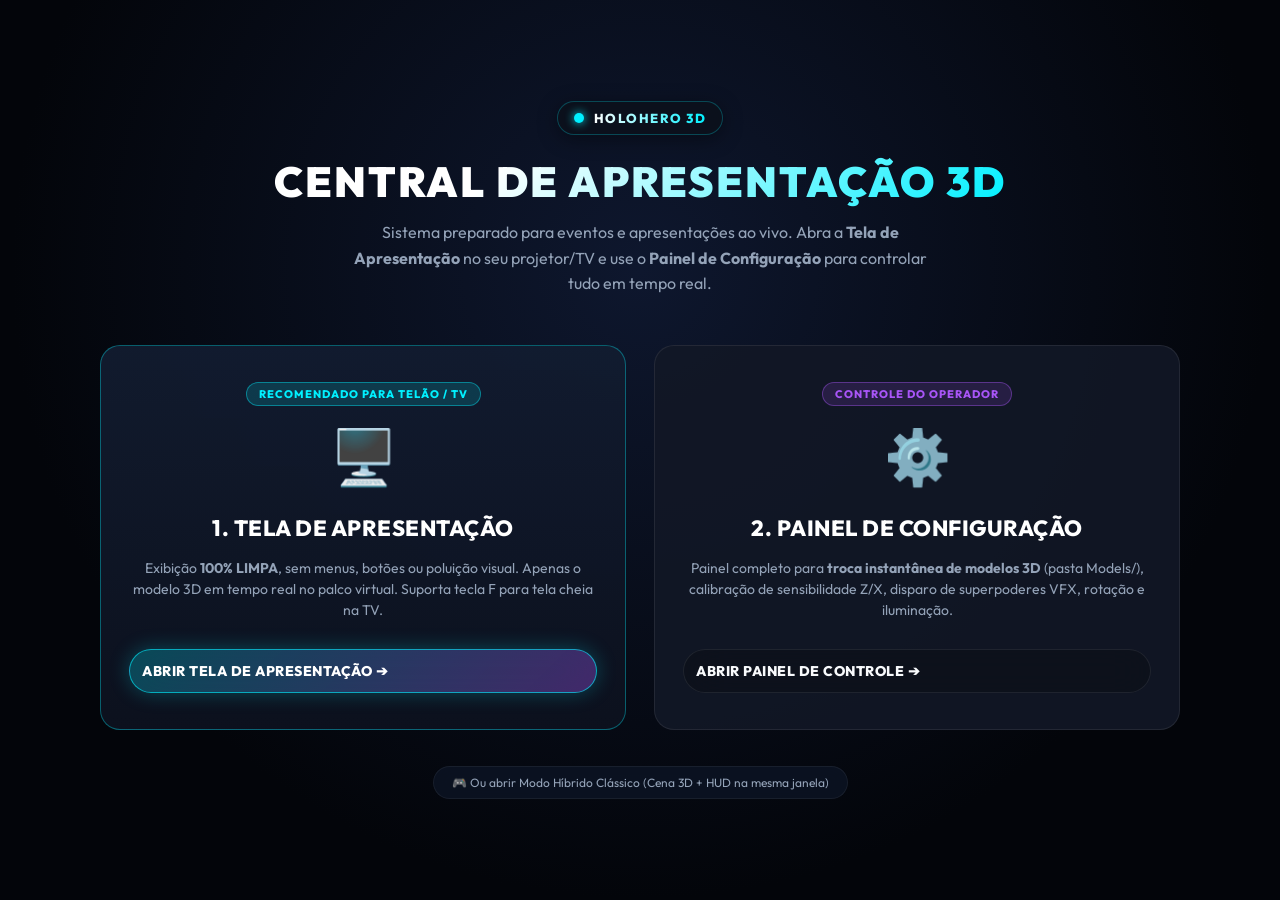
<file: render-engine-web/index.html>
<!DOCTYPE html>
<html lang="pt-BR">

<head>
    <meta charset="UTF-8">
    <meta name="viewport" content="width=device-width, initial-scale=1.0">
    <title>HoloHero 3D - Central de Apresentação</title>
    
    <!-- Google Fonts -->
    <link rel="preconnect" href="https://fonts.googleapis.com">
    <link rel="preconnect" href="https://fonts.gstatic.com" crossorigin>
    <link href="https://fonts.googleapis.com/css2?family=Outfit:wght@300;400;500;600;700;800;900&family=JetBrains+Mono:wght@400;500;700&display=swap" rel="stylesheet">
    
    <!-- Styles -->
    <link rel="stylesheet" href="css/style.css?v=3.1.0">
</head>

<body class="dashboard-page">
    <div class="hub-hero">
        <div class="brand-badge" style="margin-bottom: 20px;">
            <span class="pulse-dot"></span>
            <span class="brand-text">HOLOHERO 3D</span>
        </div>

        <h1 class="hub-title">CENTRAL DE APRESENTAÇÃO 3D</h1>
        <p class="hub-subtitle">
            Sistema preparado para eventos e apresentações ao vivo. Abra a <strong>Tela de Apresentação</strong> no seu projetor/TV e use o <strong>Painel de Configuração</strong> para controlar tudo em tempo real.
        </p>

        <div class="hub-cards-grid">
            <!-- Card 1: Clean Presentation Stage -->
            <a href="presentation.html" target="_blank" class="hub-card hub-card-primary">
                <span class="hub-badge">RECOMENDADO PARA TELÃO / TV</span>
                <span class="hub-icon">🖥️</span>
                <h2 class="hub-card-title">1. TELA DE APRESENTAÇÃO</h2>
                <p class="hub-card-desc">
                    Exibição <strong>100% LIMPA</strong>, sem menus, botões ou poluição visual. Apenas o modelo 3D em tempo real no palco virtual. Suporta tecla <kbd>F</kbd> para tela cheia na TV.
                </p>
                <button class="hud-btn btn-hero-glow hub-btn-action">
                    ABRIR TELA DE APRESENTAÇÃO ➔
                </button>
            </a>

            <!-- Card 2: Configuration & Model Dashboard -->
            <a href="config.html" class="hub-card">
                <span class="hub-badge hub-badge-alt">CONTROLE DO OPERADOR</span>
                <span class="hub-icon">⚙️</span>
                <h2 class="hub-card-title">2. PAINEL DE CONFIGURAÇÃO</h2>
                <p class="hub-card-desc">
                    Painel completo para <strong>troca instantânea de modelos 3D</strong> (pasta Models/), calibração de sensibilidade Z/X, disparo de superpoderes VFX, rotação e iluminação.
                </p>
                <button class="hud-btn btn-glass hub-btn-action">
                    ABRIR PAINEL DE CONTROLE ➔
                </button>
            </a>
        </div>

        <div style="margin-top: 36px;">
            <a href="stage_integrated.html" class="shortcut-chip" style="text-decoration: none; padding: 8px 18px; font-size: 12px; display: inline-flex; align-items: center; gap: 8px;">
                <span>🎮 Ou abrir Modo Híbrido Clássico (Cena 3D + HUD na mesma janela)</span>
            </a>
        </div>
    </div>
</body>

</html>
</file>
<file: render-engine-web/css/style.css>
/* ==========================================================================
   HOLOHERO 3D - NEXT-GEN DESIGN SYSTEM (DARK GLASSMORPHISM)
   ========================================================================== */

:root {
    --bg-dark: #07090e;
    --bg-surface: rgba(13, 17, 26, 0.75);
    --bg-surface-elevated: rgba(20, 26, 40, 0.85);
    --bg-card: rgba(18, 24, 38, 0.90);
    --bg-card-hover: rgba(28, 38, 60, 0.98);
    
    --border-subtle: rgba(255, 255, 255, 0.08);
    --border-color: rgba(0, 240, 255, 0.25);
    --border-glow: rgba(0, 240, 255, 0.65);
    
    --primary-cyan: #00f0ff;
    --primary-gold: #ffd700;
    --primary-magenta: #ff007f;
    --primary-violet: #a855f7;
    --accent-green: #00ff88;
    --danger-red: #ff3366;

    --text-main: #f8fafc;
    --text-secondary: #94a3b8;
    --text-muted: #64748b;
    
    --font-ui: 'Outfit', -apple-system, BlinkMacSystemFont, 'Segoe UI', Roboto, sans-serif;
    --font-mono: 'JetBrains Mono', monospace;

    --radius-sm: 8px;
    --radius-md: 14px;
    --radius-lg: 20px;
    --radius-full: 9999px;

    --transition-fast: 0.15s cubic-bezier(0.4, 0, 0.2, 1);
    --transition-smooth: 0.25s cubic-bezier(0.16, 1, 0.3, 1);
    --shadow-glow: 0 0 25px rgba(0, 240, 255, 0.35);
    --shadow-card: 0 15px 35px rgba(0, 0, 0, 0.6);
}

* {
    margin: 0;
    padding: 0;
    box-sizing: border-box;
    user-select: none;
    -webkit-font-smoothing: antialiased;
}

body, html {
    width: 100%;
    height: 100%;
    overflow: hidden;
    background-color: var(--bg-dark);
    font-family: var(--font-ui);
    color: var(--text-main);
}

#canvas-container {
    position: absolute;
    top: 0;
    left: 0;
    width: 100vw;
    height: 100vh;
    z-index: 1;
}

/* ==========================================================================
   EXPERIENCE HUD OVERLAY
   ========================================================================== */

#experience-hud {
    position: absolute;
    top: 0;
    left: 0;
    width: 100vw;
    height: 100vh;
    z-index: 10;
    pointer-events: none;
    display: flex;
    flex-direction: column;
    justify-content: space-between;
    padding: 20px 28px;
    box-sizing: border-box;
    transition: opacity 0.35s ease, transform 0.35s ease;
}

body.cinema-mode #experience-hud {
    opacity: 0;
    transform: scale(0.98);
    pointer-events: none !important;
}

.hud-top-left, .hud-top-right {
    display: flex;
    align-items: center;
    gap: 12px;
    pointer-events: auto;
}

.hud-top-right {
    justify-content: flex-end;
    flex-wrap: wrap;
}

/* Brand & Badges */
.brand-badge {
    display: inline-flex;
    align-items: center;
    gap: 10px;
    background: var(--bg-surface);
    backdrop-filter: blur(20px);
    border: 1px solid var(--border-color);
    padding: 8px 16px;
    border-radius: var(--radius-full);
    box-shadow: 0 4px 20px rgba(0, 0, 0, 0.4);
}

.pulse-dot {
    width: 10px;
    height: 10px;
    background-color: var(--primary-cyan);
    border-radius: 50%;
    box-shadow: 0 0 10px var(--primary-cyan);
    animation: pulseGlow 1.8s infinite alternate;
}

@keyframes pulseGlow {
    0% { transform: scale(0.85); opacity: 0.6; box-shadow: 0 0 5px var(--primary-cyan); }
    100% { transform: scale(1.25); opacity: 1; box-shadow: 0 0 16px var(--primary-cyan); }
}

.brand-text {
    font-size: 13px;
    font-weight: 800;
    letter-spacing: 1.5px;
    background: linear-gradient(90deg, #ffffff, var(--primary-cyan));
    -webkit-background-clip: text;
    -webkit-text-fill-color: transparent;
}

.status-badge {
    display: inline-flex;
    align-items: center;
    gap: 8px;
    background: var(--bg-surface);
    backdrop-filter: blur(16px);
    border: 1px solid var(--border-subtle);
    padding: 8px 14px;
    border-radius: var(--radius-full);
    font-size: 11px;
    font-family: var(--font-mono);
    color: var(--text-secondary);
}

.status-badge.connected {
    border-color: rgba(0, 255, 136, 0.4);
    color: var(--accent-green);
    background: rgba(0, 255, 136, 0.08);
}

.active-character-pill {
    display: inline-flex;
    align-items: center;
    gap: 8px;
    background: var(--bg-surface);
    backdrop-filter: blur(16px);
    border: 1px solid rgba(168, 85, 247, 0.3);
    padding: 8px 16px;
    border-radius: var(--radius-full);
    font-size: 12px;
    font-weight: 600;
    color: #e2e8f0;
}

/* Action Buttons */
.hud-btn {
    display: inline-flex;
    align-items: center;
    gap: 8px;
    padding: 9px 16px;
    border-radius: var(--radius-full);
    font-family: var(--font-ui);
    font-size: 12px;
    font-weight: 700;
    letter-spacing: 0.5px;
    cursor: pointer;
    transition: all var(--transition-smooth);
    outline: none;
    border: 1px solid transparent;
}

.btn-glass {
    background: var(--bg-surface);
    backdrop-filter: blur(20px);
    border: 1px solid var(--border-subtle);
    color: var(--text-main);
}

.btn-glass:hover {
    background: var(--bg-surface-elevated);
    border-color: var(--border-color);
    transform: translateY(-2px);
    box-shadow: 0 6px 20px rgba(0, 240, 255, 0.2);
}

.btn-hero-glow {
    background: linear-gradient(135deg, rgba(0, 240, 255, 0.25), rgba(168, 85, 247, 0.35));
    backdrop-filter: blur(20px);
    border: 1px solid rgba(0, 240, 255, 0.6);
    color: #ffffff;
    box-shadow: 0 0 20px rgba(0, 240, 255, 0.25);
}

.btn-hero-glow:hover {
    background: linear-gradient(135deg, rgba(0, 240, 255, 0.4), rgba(168, 85, 247, 0.5));
    border-color: #00f0ff;
    transform: translateY(-2px) scale(1.03);
    box-shadow: 0 0 30px rgba(0, 240, 255, 0.5);
}

.btn-power-glow {
    background: linear-gradient(135deg, #ff007f, #ffd700);
    border: none;
    color: #000000;
    font-weight: 900;
    box-shadow: 0 0 25px rgba(255, 0, 127, 0.5);
    animation: powerPulse 2s infinite alternate;
}

@keyframes powerPulse {
    0% { transform: scale(1); box-shadow: 0 0 15px rgba(255, 0, 127, 0.4); }
    100% { transform: scale(1.03); box-shadow: 0 0 30px rgba(255, 215, 0, 0.7); }
}

.btn-power-glow:hover {
    transform: translateY(-2px) scale(1.06);
    box-shadow: 0 0 35px rgba(255, 215, 0, 0.9);
}

/* Bottom Telemetry Bar */
.hud-bottom-center {
    display: flex;
    flex-direction: column;
    align-items: center;
    gap: 12px;
    pointer-events: auto;
}

.telemetry-bar {
    display: inline-flex;
    align-items: center;
    gap: 16px;
    background: var(--bg-surface);
    backdrop-filter: blur(24px);
    border: 1px solid var(--border-subtle);
    padding: 8px 24px;
    border-radius: var(--radius-full);
    box-shadow: var(--shadow-card);
}

.stat-item {
    display: flex;
    align-items: center;
    gap: 8px;
}

.stat-title {
    font-size: 11px;
    font-weight: 700;
    color: var(--text-muted);
    letter-spacing: 0.5px;
}

.stat-value {
    font-size: 13px;
    font-weight: 700;
    font-family: var(--font-mono);
    color: var(--primary-cyan);
}

.stat-divider {
    width: 1px;
    height: 16px;
    background: var(--border-subtle);
}

.shortcuts-row {
    display: flex;
    align-items: center;
    gap: 8px;
    flex-wrap: wrap;
    justify-content: center;
}

.shortcut-chip {
    font-size: 11px;
    color: var(--text-secondary);
    background: rgba(15, 23, 42, 0.65);
    backdrop-filter: blur(12px);
    border: 1px solid rgba(255, 255, 255, 0.06);
    padding: 4px 10px;
    border-radius: var(--radius-full);
}

.shortcut-chip kbd {
    background: rgba(255, 255, 255, 0.12);
    color: #fff;
    padding: 2px 6px;
    border-radius: 4px;
    font-size: 10px;
    font-family: var(--font-mono);
    margin-right: 4px;
}

/* ==========================================================================
   MODAL DIALOGS (CHARACTER SELECTOR & SETTINGS)
   ========================================================================== */

.modal-overlay {
    position: fixed;
    top: 0;
    left: 0;
    width: 100vw;
    height: 100vh;
    background: rgba(4, 6, 12, 0.85);
    backdrop-filter: blur(16px);
    z-index: 100;
    display: flex;
    align-items: center;
    justify-content: center;
    padding: 24px;
    box-sizing: border-box;
    opacity: 0;
    pointer-events: none;
    transition: opacity var(--transition-smooth);
}

.modal-overlay.open {
    opacity: 1;
    pointer-events: auto;
}

.modal-card {
    background: var(--bg-card);
    border: 1px solid var(--border-color);
    border-radius: var(--radius-lg);
    box-shadow: 0 25px 60px rgba(0, 0, 0, 0.85), var(--shadow-glow);
    display: flex;
    flex-direction: column;
    max-height: 88vh;
    overflow: hidden;
    transform: scale(0.92) translateY(20px);
    transition: transform var(--transition-smooth);
}

.modal-overlay.open .modal-card {
    transform: scale(1) translateY(0);
}

.modal-large {
    width: 100%;
    max-width: 980px;
}

.modal-medium {
    width: 100%;
    max-width: 680px;
}

.modal-header {
    display: flex;
    align-items: center;
    justify-content: space-between;
    padding: 22px 28px;
    border-bottom: 1px solid var(--border-subtle);
    background: rgba(10, 15, 26, 0.7);
}

.modal-title-group {
    display: flex;
    align-items: center;
    gap: 14px;
}

.modal-emoji {
    font-size: 26px;
}

.modal-header h2 {
    font-size: 18px;
    font-weight: 800;
    letter-spacing: 1px;
    color: #ffffff;
}

.modal-subtitle {
    font-size: 12px;
    color: var(--text-secondary);
    margin-top: 2px;
}

.modal-close-btn {
    background: rgba(255, 255, 255, 0.06);
    border: 1px solid var(--border-subtle);
    color: var(--text-secondary);
    width: 36px;
    height: 36px;
    border-radius: 50%;
    display: flex;
    align-items: center;
    justify-content: center;
    font-size: 20px;
    cursor: pointer;
    transition: all var(--transition-fast);
}

.modal-close-btn:hover {
    background: var(--danger-red);
    color: #fff;
    border-color: var(--danger-red);
    transform: rotate(90deg);
}

/* Category Filter Tabs */
.filter-tabs {
    display: flex;
    gap: 8px;
    padding: 14px 28px;
    border-bottom: 1px solid var(--border-subtle);
    background: rgba(6, 9, 16, 0.5);
    overflow-x: auto;
}

.filter-tab {
    background: transparent;
    border: 1px solid var(--border-subtle);
    color: var(--text-secondary);
    padding: 6px 14px;
    border-radius: var(--radius-full);
    font-size: 12px;
    font-weight: 600;
    cursor: pointer;
    transition: all var(--transition-fast);
}

.filter-tab:hover {
    color: #fff;
    border-color: var(--border-color);
}

.filter-tab.active {
    background: rgba(0, 240, 255, 0.15);
    border-color: var(--primary-cyan);
    color: var(--primary-cyan);
}

.modal-body {
    padding: 24px 28px;
    overflow-y: auto;
    display: flex;
    flex-direction: column;
    gap: 20px;
}

/* Models Grid Cards */
.models-grid {
    display: grid;
    grid-template-columns: repeat(auto-fill, minmax(200px, 1fr));
    gap: 16px;
}

.model-card {
    background: rgba(22, 30, 48, 0.65);
    border: 1px solid var(--border-subtle);
    border-radius: var(--radius-md);
    padding: 18px;
    display: flex;
    flex-direction: column;
    align-items: center;
    text-align: center;
    gap: 10px;
    cursor: pointer;
    transition: all var(--transition-smooth);
    position: relative;
    overflow: hidden;
}

.model-card:hover {
    background: rgba(30, 42, 68, 0.9);
    border-color: var(--primary-cyan);
    transform: translateY(-4px);
    box-shadow: 0 10px 25px rgba(0, 240, 255, 0.25);
}

.model-card.active-model {
    border-color: var(--accent-green);
    background: rgba(0, 255, 136, 0.1);
    box-shadow: 0 0 20px rgba(0, 255, 136, 0.25);
}

.model-icon {
    font-size: 36px;
    margin-bottom: 2px;
}

.model-name {
    font-size: 14px;
    font-weight: 700;
    color: #fff;
    line-height: 1.3;
}

.model-tag {
    font-size: 10px;
    font-weight: 600;
    padding: 3px 8px;
    border-radius: var(--radius-full);
    background: rgba(0, 240, 255, 0.15);
    color: var(--primary-cyan);
    border: 1px solid rgba(0, 240, 255, 0.3);
}

.model-size {
    font-size: 11px;
    color: var(--text-muted);
    font-family: var(--font-mono);
}

.btn-select-model {
    width: 100%;
    padding: 7px 12px;
    border-radius: var(--radius-sm);
    background: rgba(255, 255, 255, 0.08);
    border: 1px solid var(--border-subtle);
    color: #fff;
    font-size: 12px;
    font-weight: 700;
    cursor: pointer;
    transition: all var(--transition-fast);
    margin-top: 4px;
}

.model-card:hover .btn-select-model {
    background: var(--primary-cyan);
    color: #000;
    border-color: var(--primary-cyan);
}

.model-card.active-model .btn-select-model {
    background: var(--accent-green);
    color: #000;
    border-color: var(--accent-green);
}

/* Modal Drop Zone */
.modal-drop-zone {
    border: 2px dashed rgba(0, 240, 255, 0.3);
    background: rgba(0, 240, 255, 0.03);
    border-radius: var(--radius-md);
    padding: 20px;
    display: flex;
    align-items: center;
    justify-content: space-between;
    gap: 16px;
    transition: all var(--transition-fast);
}

.modal-drop-zone:hover {
    border-color: var(--primary-cyan);
    background: rgba(0, 240, 255, 0.08);
}

.drop-zone-icon {
    font-size: 28px;
}

.modal-drop-zone strong {
    font-size: 13px;
    color: #fff;
}

.modal-drop-zone p {
    font-size: 11px;
    color: var(--text-secondary);
    margin-top: 2px;
}

.btn-browse {
    padding: 8px 16px;
    background: rgba(255, 255, 255, 0.1);
    border: 1px solid var(--border-subtle);
    color: #fff;
    border-radius: var(--radius-sm);
    font-size: 12px;
    font-weight: 700;
    cursor: pointer;
    transition: all var(--transition-fast);
    white-space: nowrap;
}

.btn-browse:hover {
    background: var(--primary-cyan);
    color: #000;
}

/* Settings Form Controls */
.settings-section {
    background: rgba(18, 24, 38, 0.7);
    border: 1px solid var(--border-subtle);
    border-radius: var(--radius-md);
    padding: 20px;
    display: flex;
    flex-direction: column;
    gap: 16px;
}

.section-title {
    font-size: 13px;
    font-weight: 800;
    letter-spacing: 1px;
    color: var(--primary-cyan);
    border-bottom: 1px solid rgba(255, 255, 255, 0.06);
    padding-bottom: 8px;
}

.setting-row {
    display: flex;
    align-items: center;
    justify-content: space-between;
    gap: 20px;
}

.setting-info {
    display: flex;
    flex-direction: column;
    gap: 2px;
    flex: 1;
}

.setting-info label {
    font-size: 13px;
    font-weight: 600;
    color: #fff;
}

.setting-desc {
    font-size: 11px;
    color: var(--text-muted);
}

.setting-toggle-row {
    display: flex;
    align-items: center;
    justify-content: space-between;
}

/* Range Inputs */
input[type="range"] {
    -webkit-appearance: none;
    width: 180px;
    height: 6px;
    border-radius: 3px;
    background: rgba(255, 255, 255, 0.15);
    outline: none;
}

input[type="range"]::-webkit-slider-thumb {
    -webkit-appearance: none;
    width: 18px;
    height: 18px;
    border-radius: 50%;
    background: var(--primary-cyan);
    cursor: pointer;
    box-shadow: 0 0 10px var(--primary-cyan);
    transition: transform var(--transition-fast);
}

input[type="range"]::-webkit-slider-thumb:hover {
    transform: scale(1.2);
}

/* Toggle Switch */
.switch {
    position: relative;
    display: inline-block;
    width: 44px;
    height: 24px;
}

.switch input {
    opacity: 0;
    width: 0;
    height: 0;
}

.slider-round {
    position: absolute;
    cursor: pointer;
    top: 0; left: 0; right: 0; bottom: 0;
    background-color: rgba(255, 255, 255, 0.15);
    transition: .3s;
    border-radius: 24px;
}

.slider-round:before {
    position: absolute;
    content: "";
    height: 18px;
    width: 18px;
    left: 3px;
    bottom: 3px;
    background-color: white;
    transition: .3s;
    border-radius: 50%;
}

input:checked + .slider-round {
    background-color: var(--primary-cyan);
}

input:checked + .slider-round:before {
    transform: translateX(20px);
}

/* Custom Select & Inputs */
.custom-select, .custom-input {
    background: rgba(10, 15, 24, 0.8);
    border: 1px solid var(--border-subtle);
    color: #fff;
    padding: 8px 14px;
    border-radius: var(--radius-sm);
    font-family: var(--font-ui);
    font-size: 13px;
    outline: none;
    transition: border-color var(--transition-fast);
}

.custom-select:focus, .custom-input:focus {
    border-color: var(--primary-cyan);
    box-shadow: 0 0 10px rgba(0, 240, 255, 0.3);
}

.rotation-actions-row {
    display: flex;
    align-items: center;
    justify-content: space-between;
    padding-top: 8px;
    border-top: 1px solid rgba(255, 255, 255, 0.05);
}

.setting-info-label {
    font-size: 12px;
    color: var(--text-secondary);
}

.btn-group {
    display: flex;
    gap: 8px;
}

.btn-action {
    padding: 6px 12px;
    background: rgba(0, 240, 255, 0.12);
    border: 1px solid var(--primary-cyan);
    color: #fff;
    border-radius: var(--radius-sm);
    font-size: 11px;
    font-weight: 700;
    cursor: pointer;
    transition: all var(--transition-fast);
}

.btn-action:hover {
    background: var(--primary-cyan);
    color: #000;
}

.btn-power-full {
    width: 100%;
    padding: 12px;
    border-radius: var(--radius-sm);
    background: linear-gradient(135deg, var(--primary-magenta), var(--primary-gold));
    border: none;
    color: #000;
    font-size: 13px;
    font-weight: 900;
    letter-spacing: 0.5px;
    cursor: pointer;
    box-shadow: 0 0 20px rgba(255, 0, 127, 0.4);
    transition: all var(--transition-fast);
}

.btn-power-full:hover {
    transform: translateY(-2px);
    box-shadow: 0 0 30px rgba(255, 215, 0, 0.7);
}

/* Server Status Box */
.server-status-box {
    display: flex;
    flex-direction: column;
    gap: 10px;
}

.server-input-group {
    display: flex;
    gap: 8px;
}

.server-input-group input {
    flex: 1;
}

.btn-primary {
    padding: 8px 16px;
    background: var(--primary-cyan);
    border: none;
    color: #000;
    font-weight: 700;
    border-radius: var(--radius-sm);
    cursor: pointer;
    font-size: 12px;
    transition: all var(--transition-fast);
}

.btn-primary:hover {
    box-shadow: 0 0 15px var(--primary-cyan);
}

.status-indicator-line {
    display: flex;
    align-items: center;
    gap: 8px;
    font-size: 12px;
    color: var(--text-secondary);
}

.status-offline { color: var(--danger-red); }
.status-online { color: var(--accent-green); }

/* Toast Notifications */
#toast-container {
    position: fixed;
    bottom: 24px;
    right: 24px;
    z-index: 999;
    display: flex;
    flex-direction: column;
    gap: 8px;
    pointer-events: none;
}

.toast {
    background: var(--bg-card);
    border: 1px solid var(--border-color);
    backdrop-filter: blur(16px);
    color: #fff;
    padding: 12px 20px;
    border-radius: var(--radius-full);
    font-size: 13px;
    font-weight: 600;
    box-shadow: 0 10px 30px rgba(0, 0, 0, 0.5), var(--shadow-glow);
    display: flex;
    align-items: center;
    gap: 10px;
    animation: toastIn 0.3s ease forwards, toastOut 0.3s ease 3.7s forwards;
}

@keyframes toastIn {
    from { transform: translateY(20px) scale(0.9); opacity: 0; }
    to { transform: translateY(0) scale(1); opacity: 1; }
}

@keyframes toastOut {
    from { transform: translateY(0) scale(1); opacity: 1; }
    to { transform: translateY(20px) scale(0.9); opacity: 0; }
}

/* Loading Spinner */
.loading-models {
    display: flex;
    flex-direction: column;
    align-items: center;
    gap: 14px;
    padding: 40px;
    color: var(--text-secondary);
    font-size: 14px;
    grid-column: 1 / -1;
}

.spinner {
    width: 32px;
    height: 32px;
    border: 3px solid rgba(0, 240, 255, 0.2);
    border-top-color: var(--primary-cyan);
    border-radius: 50%;
    animation: spin 0.8s linear infinite;
}

@keyframes spin {
    to { transform: rotate(360deg); }
}

/* Custom Scrollbar */
::-webkit-scrollbar {
    width: 6px;
    height: 6px;
}

::-webkit-scrollbar-track {
    background: rgba(0, 0, 0, 0.2);
}

::-webkit-scrollbar-thumb {
    background: rgba(255, 255, 255, 0.15);
    border-radius: 3px;
}

::-webkit-scrollbar-thumb:hover {
    background: var(--primary-cyan);
}

/* ==========================================================================
   OPERATOR CONFIGURATION DASHBOARD LAYOUT & COMPONENTS
   ========================================================================== */

body.dashboard-page {
    overflow-y: auto;
    overflow-x: hidden;
    background: radial-gradient(circle at 50% 0%, #0d1527 0%, #050810 70%);
    min-height: 100vh;
}

.dash-navbar {
    position: sticky;
    top: 0;
    z-index: 50;
    display: flex;
    align-items: center;
    justify-content: space-between;
    padding: 16px 28px;
    background: rgba(10, 15, 26, 0.85);
    backdrop-filter: blur(20px);
    border-bottom: 1px solid var(--border-subtle);
    box-shadow: 0 4px 25px rgba(0, 0, 0, 0.4);
}

.dash-nav-left, .dash-nav-right {
    display: flex;
    align-items: center;
    gap: 14px;
}

.dashboard-content {
    display: grid;
    grid-template-columns: 1fr 380px;
    gap: 24px;
    padding: 28px;
    max-width: 1700px;
    margin: 0 auto;
}

@media (max-width: 1200px) {
    .dashboard-content {
        grid-template-columns: 1fr;
    }
}

.section-card {
    background: var(--bg-card);
    border: 1px solid var(--border-subtle);
    border-radius: var(--radius-lg);
    box-shadow: var(--shadow-card);
    padding: 24px;
    display: flex;
    flex-direction: column;
    gap: 20px;
}

.section-card-header {
    display: flex;
    align-items: center;
    justify-content: space-between;
    gap: 20px;
    flex-wrap: wrap;
}

.header-titles {
    display: flex;
    align-items: center;
    gap: 14px;
}

.header-titles h2 {
    font-size: 18px;
    font-weight: 800;
    letter-spacing: 1px;
    color: #fff;
}

.header-titles p {
    font-size: 13px;
    color: var(--text-secondary);
    margin-top: 2px;
}

.header-titles p strong {
    color: var(--primary-cyan);
}

.section-emoji {
    font-size: 30px;
}

.search-box {
    display: flex;
    align-items: center;
    gap: 10px;
    background: rgba(10, 15, 26, 0.6);
    border: 1px solid var(--border-subtle);
    border-radius: var(--radius-full);
    padding: 6px 16px;
    width: 320px;
    max-width: 100%;
}

.search-box:focus-within {
    border-color: var(--primary-cyan);
    box-shadow: 0 0 15px rgba(0, 240, 255, 0.2);
}

.search-box input {
    background: transparent;
    border: none;
    outline: none;
    color: #fff;
    font-size: 13px;
    width: 100%;
}

.search-icon {
    font-size: 14px;
    opacity: 0.6;
}

.models-grid-container {
    max-height: 600px;
    overflow-y: auto;
    padding-right: 6px;
}

.model-badge-top {
    position: absolute;
    top: 8px;
    right: 8px;
    font-size: 9px;
    font-weight: 800;
    letter-spacing: 0.5px;
    color: var(--accent-green);
    background: rgba(0, 255, 136, 0.15);
    border: 1px solid rgba(0, 255, 136, 0.4);
    padding: 2px 8px;
    border-radius: var(--radius-full);
}

.no-models-msg {
    display: flex;
    flex-direction: column;
    align-items: center;
    gap: 10px;
    padding: 40px;
    color: var(--text-secondary);
    font-size: 14px;
    grid-column: 1 / -1;
}

.no-models-icon {
    font-size: 32px;
}

.settings-sidebar {
    display: flex;
    flex-direction: column;
    gap: 20px;
}

.setting-title-row {
    display: flex;
    align-items: center;
    justify-content: space-between;
    margin-bottom: 2px;
}

.badge-value {
    font-size: 12px;
    font-weight: 700;
    font-family: var(--font-mono);
    color: var(--primary-cyan);
    background: rgba(0, 240, 255, 0.1);
    padding: 2px 8px;
    border-radius: 6px;
    border: 1px solid rgba(0, 240, 255, 0.2);
}

.btn-secondary {
    padding: 8px 16px;
    background: rgba(255, 255, 255, 0.08);
    border: 1px solid var(--border-subtle);
    color: var(--text-secondary);
    border-radius: var(--radius-sm);
    font-size: 12px;
    font-weight: 600;
    cursor: pointer;
    transition: all var(--transition-fast);
}

.btn-secondary:hover {
    background: rgba(255, 255, 255, 0.15);
    color: #fff;
    border-color: var(--border-color);
}

/* ==========================================================================
   LANDING HUB / PORTAL STYLES (index.html)
   ========================================================================== */

.hub-hero {
    display: flex;
    flex-direction: column;
    align-items: center;
    justify-content: center;
    min-height: 100vh;
    padding: 40px 24px;
    text-align: center;
    background: radial-gradient(circle at 50% 30%, #0e172e 0%, #03050a 70%);
}

.hub-title {
    font-size: 42px;
    font-weight: 900;
    letter-spacing: 2px;
    background: linear-gradient(135deg, #ffffff 30%, var(--primary-cyan) 100%);
    -webkit-background-clip: text;
    -webkit-text-fill-color: transparent;
    margin-bottom: 12px;
}

.hub-subtitle {
    font-size: 16px;
    color: var(--text-secondary);
    max-width: 600px;
    margin-bottom: 48px;
    line-height: 1.6;
}

.hub-cards-grid {
    display: grid;
    grid-template-columns: repeat(auto-fit, minmax(320px, 1fr));
    gap: 28px;
    max-width: 1080px;
    width: 100%;
}

.hub-card {
    background: var(--bg-card);
    border: 1px solid var(--border-subtle);
    border-radius: var(--radius-lg);
    padding: 36px 28px;
    display: flex;
    flex-direction: column;
    align-items: center;
    text-align: center;
    gap: 16px;
    text-decoration: none;
    color: inherit;
    transition: all var(--transition-smooth);
    position: relative;
    overflow: hidden;
}

.hub-card:hover {
    transform: translateY(-8px);
    border-color: var(--primary-cyan);
    box-shadow: 0 20px 40px rgba(0, 0, 0, 0.7), 0 0 35px rgba(0, 240, 255, 0.3);
}

.hub-card-primary {
    border-color: rgba(0, 240, 255, 0.35);
    background: linear-gradient(180deg, rgba(18, 28, 48, 0.95), rgba(12, 17, 30, 0.98));
}

.hub-icon {
    font-size: 54px;
    margin-bottom: 8px;
}

.hub-card-title {
    font-size: 22px;
    font-weight: 800;
    color: #fff;
    letter-spacing: 0.5px;
}

.hub-card-desc {
    font-size: 14px;
    color: var(--text-secondary);
    line-height: 1.5;
    flex: 1;
}

.hub-badge {
    font-size: 11px;
    font-weight: 800;
    letter-spacing: 1px;
    padding: 4px 12px;
    border-radius: var(--radius-full);
    background: rgba(0, 240, 255, 0.15);
    color: var(--primary-cyan);
    border: 1px solid rgba(0, 240, 255, 0.4);
}

.hub-badge-alt {
    background: rgba(168, 85, 247, 0.15);
    color: var(--primary-violet);
    border-color: rgba(168, 85, 247, 0.4);
}

.hub-btn-action {
    margin-top: 12px;
    width: 100%;
    padding: 12px;
    font-size: 14px;
    font-weight: 800;
    letter-spacing: 0.5px;
    border-radius: var(--radius-full);
}
</file>
